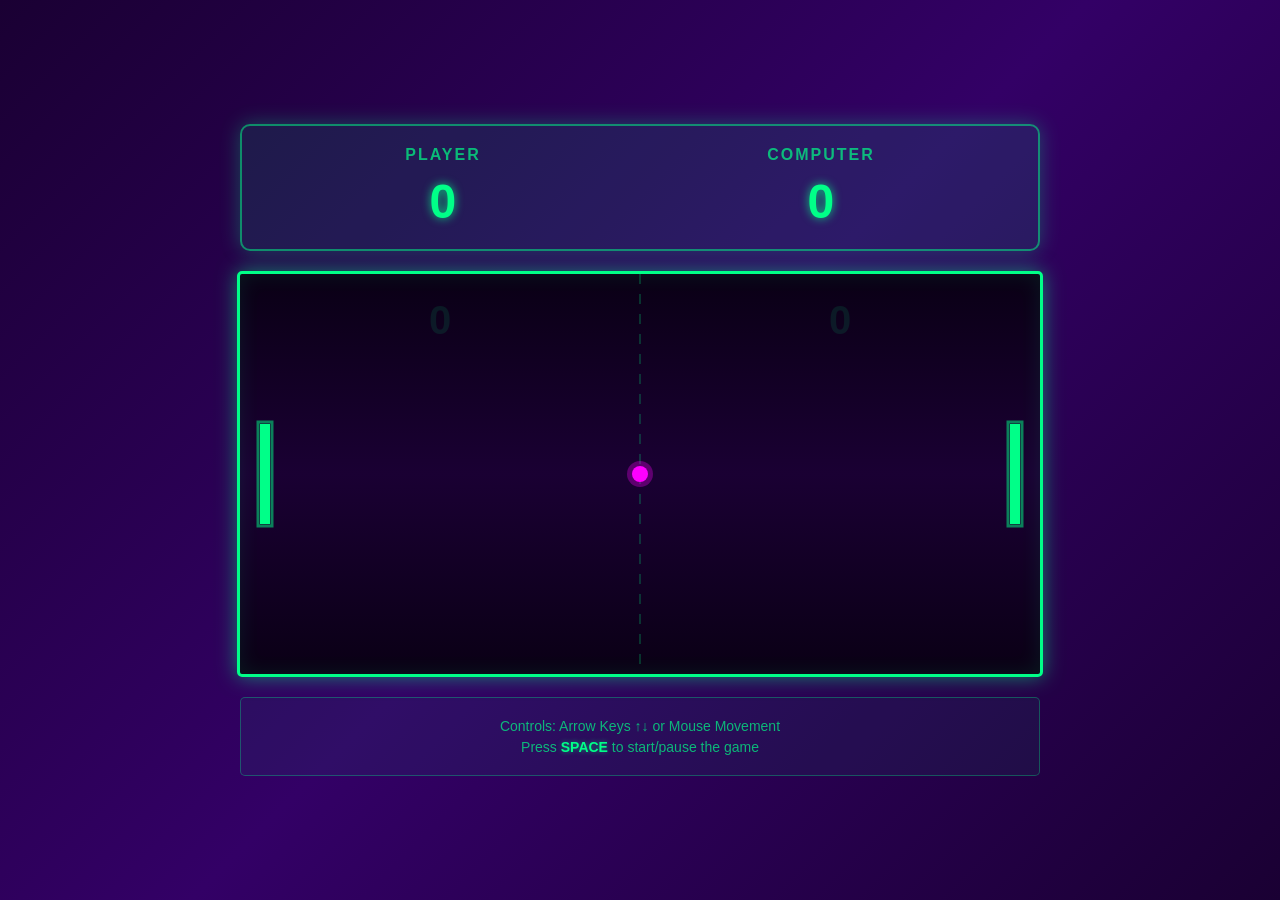
<file: index.html>
<!DOCTYPE html>
<html lang="en">
<head>
    <meta charset="UTF-8">
    <meta name="viewport" content="width=device-width, initial-scale=1.0">
    <title>Pong Game</title>
    <link rel="stylesheet" href="style.css">
</head>
<body>
    <div class="container">
        <div class="scoreboard">
            <div class="score">
                <span class="label">Player</span>
                <span class="points" id="playerScore">0</span>
            </div>
            <div class="score">
                <span class="label">Computer</span>
                <span class="points" id="computerScore">0</span>
            </div>
        </div>
        
        <canvas id="pongCanvas" width="800" height="400"></canvas>
        
        <div class="controls">
            <p>Controls: Arrow Keys ↑↓ or Mouse Movement</p>
            <p>Press <strong>SPACE</strong> to start/pause the game</p>
        </div>
    </div>

    <script src="script.js"></script>
</body>
</html>
</file>
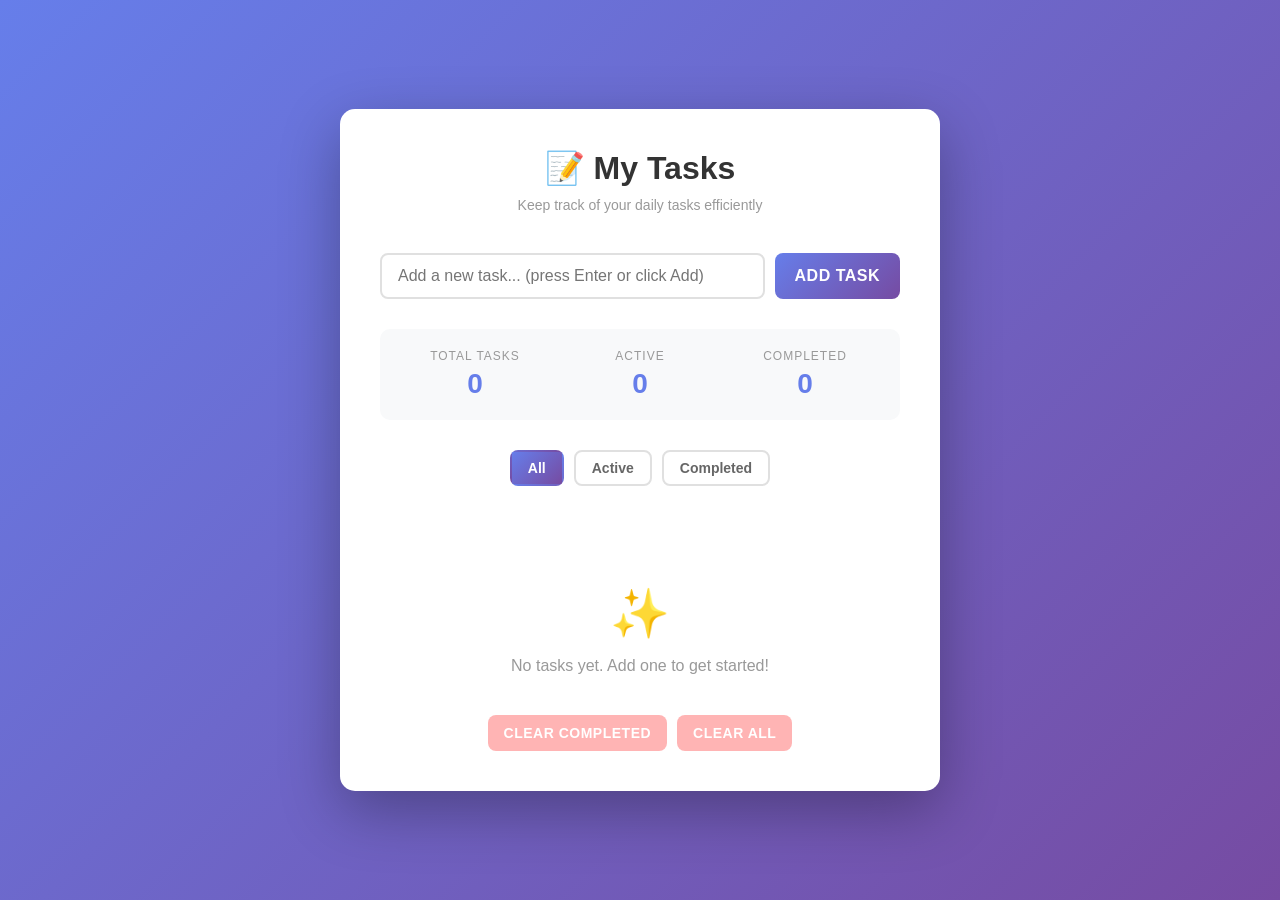
<file: todo-index.html>
<!DOCTYPE html>
<html lang="en">
<head>
    <meta charset="UTF-8">
    <meta name="viewport" content="width=device-width, initial-scale=1.0">
    <title>To-Do List Application</title>
    <link rel="stylesheet" href="todo-style.css">
</head>
<body>
    <div class="container">
        <div class="header">
            <h1>📝 My Tasks</h1>
            <p>Keep track of your daily tasks efficiently</p>
        </div>

        <!-- Input Section -->
        <div class="input-section">
            <input 
                type="text" 
                id="taskInput" 
                placeholder="Add a new task... (press Enter or click Add)"
                autocomplete="off"
            >
            <button id="addBtn" class="btn">Add Task</button>
        </div>

        <!-- Stats Section -->
        <div class="stats">
            <div class="stat">
                <div class="stat-label">Total Tasks</div>
                <div class="stat-value" id="totalCount">0</div>
            </div>
            <div class="stat">
                <div class="stat-label">Active</div>
                <div class="stat-value" id="activeCount">0</div>
            </div>
            <div class="stat">
                <div class="stat-label">Completed</div>
                <div class="stat-value" id="completedCount">0</div>
            </div>
        </div>

        <!-- Filter Section -->
        <div class="filters">
            <button class="filter-btn active" data-filter="all">All</button>
            <button class="filter-btn" data-filter="active">Active</button>
            <button class="filter-btn" data-filter="completed">Completed</button>
        </div>

        <!-- Tasks List -->
        <ul id="tasksList"></ul>

        <!-- Empty State -->
        <div id="emptyState">
            <div class="empty-icon">✨</div>
            <p>No tasks yet. Add one to get started!</p>
        </div>

        <!-- Action Buttons -->
        <div class="action-buttons">
            <button id="clearCompletedBtn" class="btn" disabled>Clear Completed</button>
            <button id="clearAllBtn" class="btn" disabled>Clear All</button>
        </div>
    </div>

    <!-- Toast Notification -->
    <div id="toast"></div>

    <script src="todo-script.js"></script>
</body>
</html>
</file>
<file: style.css>
* {
    margin: 0;
    padding: 0;
    box-sizing: border-box;
}

body {
    display: flex;
    justify-content: center;
    align-items: center;
    min-height: 100vh;
    background: linear-gradient(135deg, #1a0033 0%, #330066 50%, #1a0033 100%);
    font-family: 'Arial', sans-serif;
    overflow: hidden;
}

.container {
    text-align: center;
    display: flex;
    flex-direction: column;
    align-items: center;
    gap: 20px;
}

.scoreboard {
    display: flex;
    justify-content: space-around;
    width: 800px;
    background: rgba(0, 255, 136, 0.1);
    padding: 20px;
    border-radius: 10px;
    border: 2px solid rgba(0, 255, 136, 0.5);
    box-shadow: 0 0 20px rgba(0, 255, 136, 0.3);
}

.score {
    display: flex;
    flex-direction: column;
    gap: 10px;
    align-items: center;
}

.label {
    color: rgba(0, 255, 136, 0.7);
    font-size: 16px;
    font-weight: bold;
    text-transform: uppercase;
    letter-spacing: 2px;
}

.points {
    color: #00ff88;
    font-size: 48px;
    font-weight: bold;
    text-shadow: 0 0 10px rgba(0, 255, 136, 0.8);
}

#pongCanvas {
    background: linear-gradient(to bottom, #0a0015 0%, #1a0033 50%, #0a0015 100%);
    border: 3px solid #00ff88;
    box-shadow: 
        0 0 20px rgba(0, 255, 136, 0.5),
        inset 0 0 20px rgba(0, 255, 136, 0.1);
    border-radius: 5px;
    cursor: crosshair;
    display: block;
}

.controls {
    width: 800px;
    color: rgba(0, 255, 136, 0.7);
    font-size: 14px;
    padding: 15px;
    background: rgba(0, 255, 136, 0.05);
    border: 1px solid rgba(0, 255, 136, 0.3);
    border-radius: 5px;
}

.controls p {
    margin: 5px 0;
}

.controls strong {
    color: #00ff88;
    font-weight: bold;
    text-shadow: 0 0 5px rgba(0, 255, 136, 0.5);
}

/* Responsive design */
@media (max-width: 850px) {
    .scoreboard,
    #pongCanvas,
    .controls {
        width: 90vw;
        max-width: 800px;
    }

    #pongCanvas {
        height: auto;
    }
}

/* Animation for score updates */
@keyframes scoreGlow {
    0% {
        text-shadow: 0 0 5px rgba(0, 255, 136, 0.5);
    }
    50% {
        text-shadow: 0 0 20px rgba(0, 255, 136, 1), 0 0 30px rgba(255, 0, 255, 0.5);
    }
    100% {
        text-shadow: 0 0 5px rgba(0, 255, 136, 0.5);
    }
}

.points {
    animation: scoreGlow 0.5s ease-in-out;
}
</file>
<file: todo-style.css>
* {
    margin: 0;
    padding: 0;
    box-sizing: border-box;
}

body {
    font-family: 'Segoe UI', Tahoma, Geneva, Verdana, sans-serif;
    background: linear-gradient(135deg, #667eea 0%, #764ba2 100%);
    min-height: 100vh;
    display: flex;
    justify-content: center;
    align-items: center;
    padding: 20px;
}

.container {
    background: white;
    border-radius: 15px;
    box-shadow: 0 20px 60px rgba(0, 0, 0, 0.3);
    width: 100%;
    max-width: 600px;
    padding: 40px;
    animation: slideUp 0.5s ease-out;
}

@keyframes slideUp {
    from {
        opacity: 0;
        transform: translateY(20px);
    }
    to {
        opacity: 1;
        transform: translateY(0);
    }
}

.header {
    text-align: center;
    margin-bottom: 40px;
}

.header h1 {
    color: #333;
    font-size: 32px;
    margin-bottom: 10px;
}

.header p {
    color: #999;
    font-size: 14px;
}

/* Input Section */
.input-section {
    display: flex;
    gap: 10px;
    margin-bottom: 30px;
}

#taskInput {
    flex: 1;
    padding: 12px 16px;
    border: 2px solid #e0e0e0;
    border-radius: 8px;
    font-size: 16px;
    transition: all 0.3s ease;
}

#taskInput:focus {
    outline: none;
    border-color: #667eea;
    box-shadow: 0 0 0 3px rgba(102, 126, 234, 0.1);
}

.btn {
    padding: 12px 20px;
    border: none;
    border-radius: 8px;
    font-size: 16px;
    font-weight: 600;
    cursor: pointer;
    transition: all 0.3s ease;
    text-transform: uppercase;
    letter-spacing: 0.5px;
}

#addBtn {
    background: linear-gradient(135deg, #667eea 0%, #764ba2 100%);
    color: white;
    min-width: 120px;
}

#addBtn:hover:not(:disabled) {
    transform: translateY(-2px);
    box-shadow: 0 10px 20px rgba(102, 126, 234, 0.3);
}

#addBtn:disabled {
    opacity: 0.5;
    cursor: not-allowed;
}

/* Stats Section */
.stats {
    display: grid;
    grid-template-columns: repeat(3, 1fr);
    gap: 15px;
    margin-bottom: 30px;
    padding: 20px;
    background: #f8f9fa;
    border-radius: 10px;
}

.stat {
    text-align: center;
}

.stat-label {
    color: #999;
    font-size: 12px;
    text-transform: uppercase;
    letter-spacing: 1px;
    margin-bottom: 5px;
}

.stat-value {
    color: #667eea;
    font-size: 28px;
    font-weight: bold;
}

/* Filter Section */
.filters {
    display: flex;
    gap: 10px;
    margin-bottom: 30px;
    justify-content: center;
    flex-wrap: wrap;
}

.filter-btn {
    padding: 8px 16px;
    border: 2px solid #e0e0e0;
    background: white;
    color: #666;
    border-radius: 8px;
    cursor: pointer;
    font-size: 14px;
    font-weight: 600;
    transition: all 0.3s ease;
}

.filter-btn:hover {
    border-color: #667eea;
    color: #667eea;
}

.filter-btn.active {
    background: linear-gradient(135deg, #667eea 0%, #764ba2 100%);
    color: white;
    border-color: transparent;
}

/* Tasks List */
#tasksList {
    list-style: none;
    margin-bottom: 30px;
    max-height: 400px;
    overflow-y: auto;
}

.task-item {
    display: flex;
    align-items: flex-start;
    gap: 12px;
    padding: 15px;
    background: #f8f9fa;
    border-radius: 8px;
    margin-bottom: 10px;
    animation: fadeIn 0.3s ease;
    transition: all 0.3s ease;
}

@keyframes fadeIn {
    from {
        opacity: 0;
        transform: translateY(-10px);
    }
    to {
        opacity: 1;
        transform: translateY(0);
    }
}

.task-item:hover {
    background: #f0f1f5;
    transform: translateX(5px);
}

.task-item.completed {
    opacity: 0.6;
}

.task-item.completed .task-text {
    text-decoration: line-through;
    color: #999;
}

.task-checkbox {
    width: 20px;
    height: 20px;
    margin-top: 2px;
    cursor: pointer;
    accent-color: #667eea;
}

.task-content {
    flex: 1;
}

.task-text {
    color: #333;
    font-size: 16px;
    word-break: break-word;
    margin-bottom: 5px;
}

.task-time {
    color: #999;
    font-size: 12px;
}

.btn-delete {
    background: #ff6b6b;
    color: white;
    padding: 6px 12px;
    font-size: 12px;
    min-width: 70px;
}

.btn-delete:hover {
    background: #ff5252;
    transform: scale(1.05);
}

/* Empty State */
#emptyState {
    text-align: center;
    padding: 40px 20px;
    display: none;
}

.empty-icon {
    font-size: 48px;
    margin-bottom: 15px;
}

#emptyState p {
    color: #999;
    font-size: 16px;
}

/* Action Buttons */
.action-buttons {
    display: flex;
    gap: 10px;
    flex-wrap: wrap;
    justify-content: center;
}

#clearCompletedBtn,
#clearAllBtn {
    background: #ff6b6b;
    color: white;
    padding: 10px 16px;
    font-size: 14px;
}

#clearCompletedBtn:hover:not(:disabled),
#clearAllBtn:hover:not(:disabled) {
    background: #ff5252;
    transform: translateY(-2px);
}

#clearCompletedBtn:disabled,
#clearAllBtn:disabled {
    opacity: 0.5;
    cursor: not-allowed;
}

/* Toast Notification */
#toast {
    position: fixed;
    bottom: 20px;
    left: 50%;
    transform: translateX(-50%) translateY(150px);
    background: #333;
    color: white;
    padding: 15px 25px;
    border-radius: 8px;
    font-size: 14px;
    box-shadow: 0 5px 15px rgba(0, 0, 0, 0.3);
    transition: all 0.3s ease;
    pointer-events: none;
}

#toast.show {
    transform: translateX(-50%) translateY(0);
}

/* Scrollbar styling */
#tasksList::-webkit-scrollbar {
    width: 8px;
}

#tasksList::-webkit-scrollbar-track {
    background: #f1f1f1;
    border-radius: 10px;
}

#tasksList::-webkit-scrollbar-thumb {
    background: #667eea;
    border-radius: 10px;
}

#tasksList::-webkit-scrollbar-thumb:hover {
    background: #764ba2;
}

/* Responsive Design */
@media (max-width: 600px) {
    .container {
        padding: 25px;
        border-radius: 10px;
    }

    .header h1 {
        font-size: 24px;
    }

    .input-section {
        flex-direction: column;
    }

    #addBtn {
        width: 100%;
    }

    .stats {
        grid-template-columns: 1fr;
    }

    .filters {
        gap: 8px;
    }

    .filter-btn {
        flex: 1;
        min-width: 80px;
    }

    .task-item {
        flex-wrap: wrap;
    }

    .btn-delete {
        width: 100%;
    }

    .action-buttons {
        flex-direction: column;
    }

    #clearCompletedBtn,
    #clearAllBtn {
        width: 100%;
    }
}
</file>
